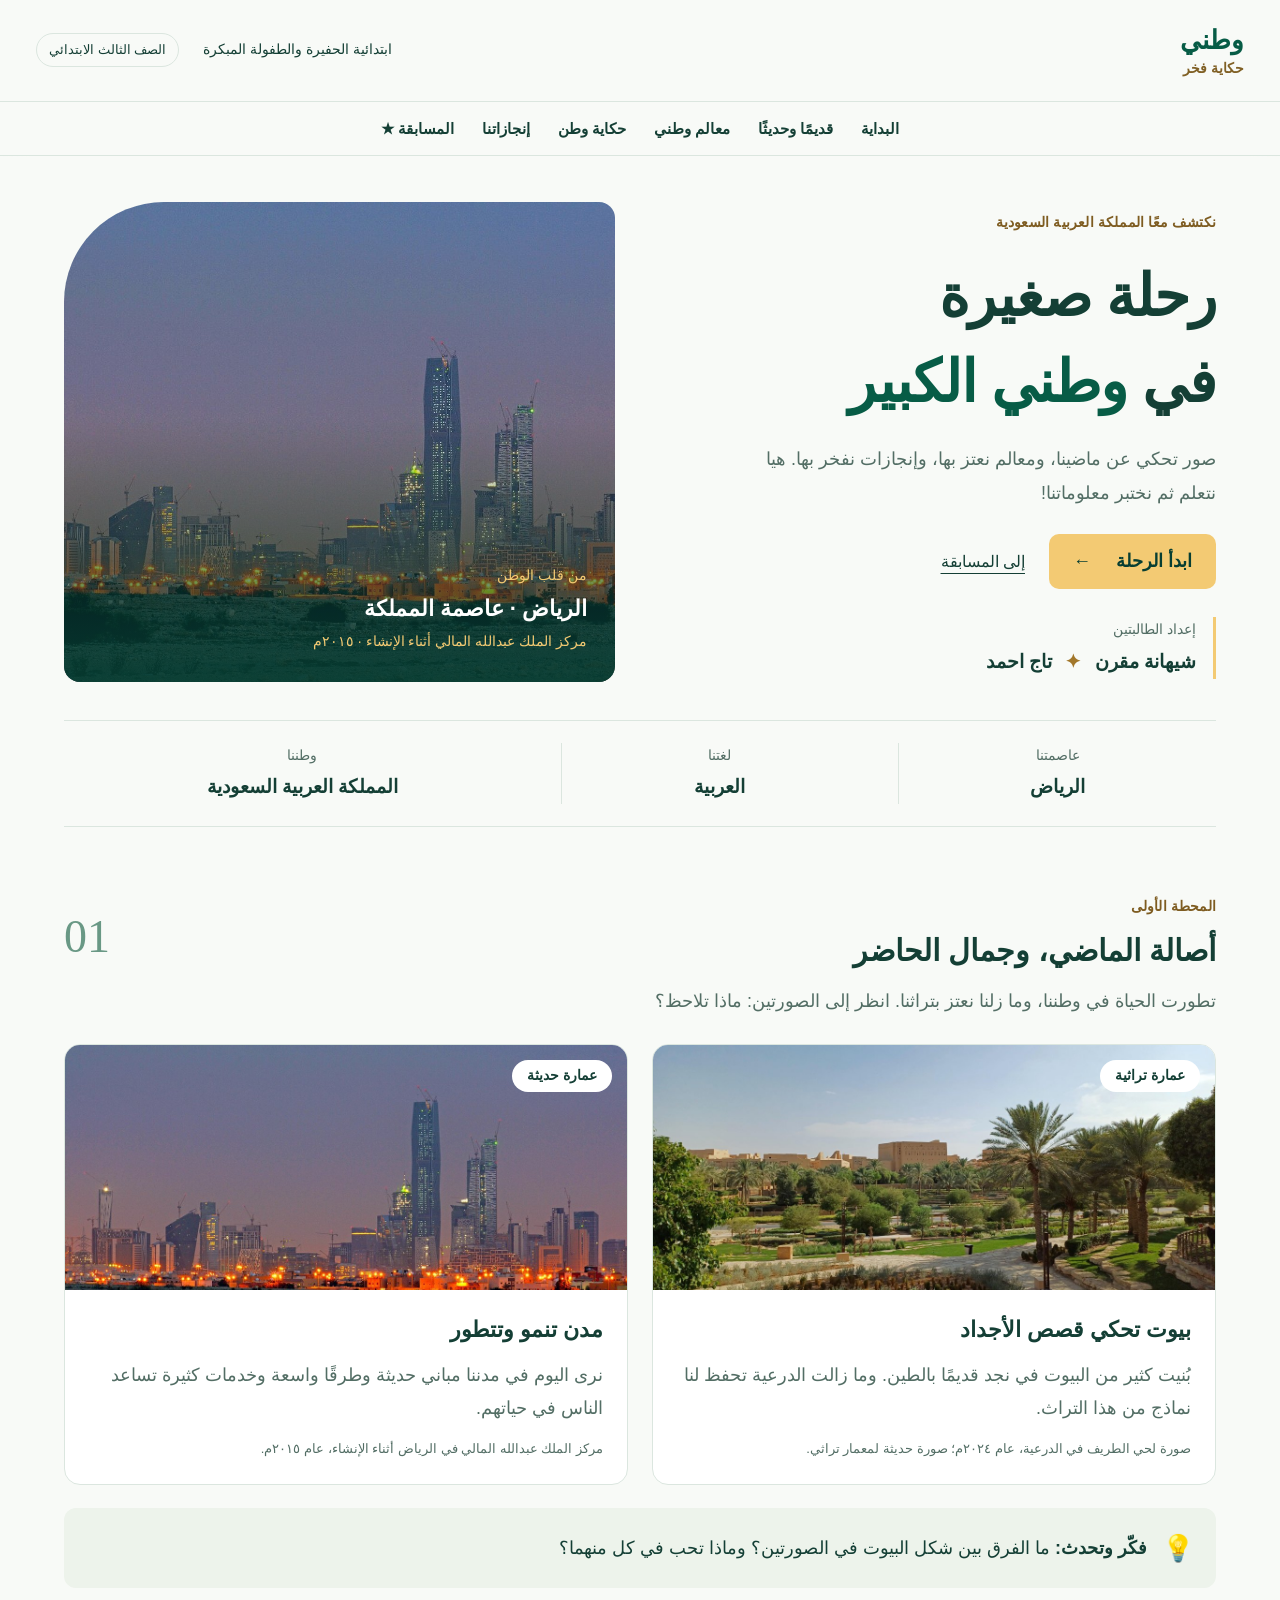
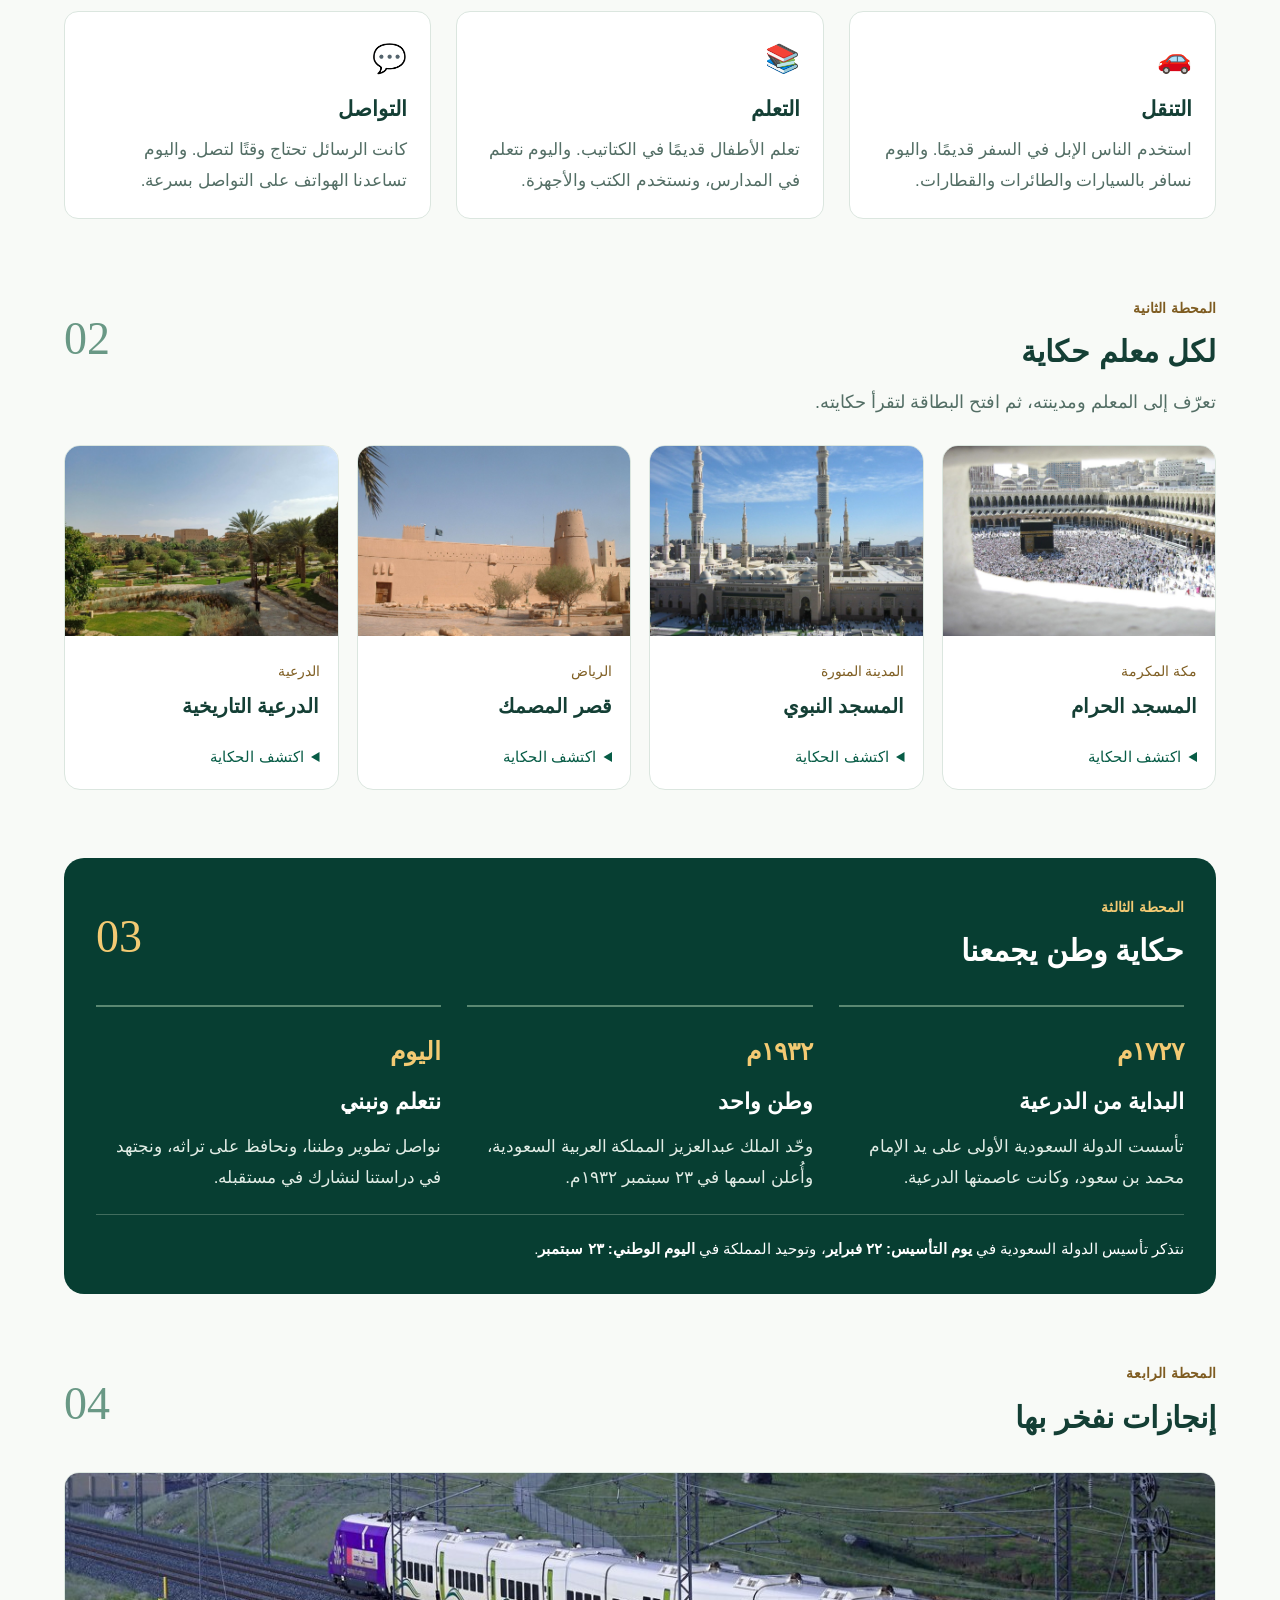
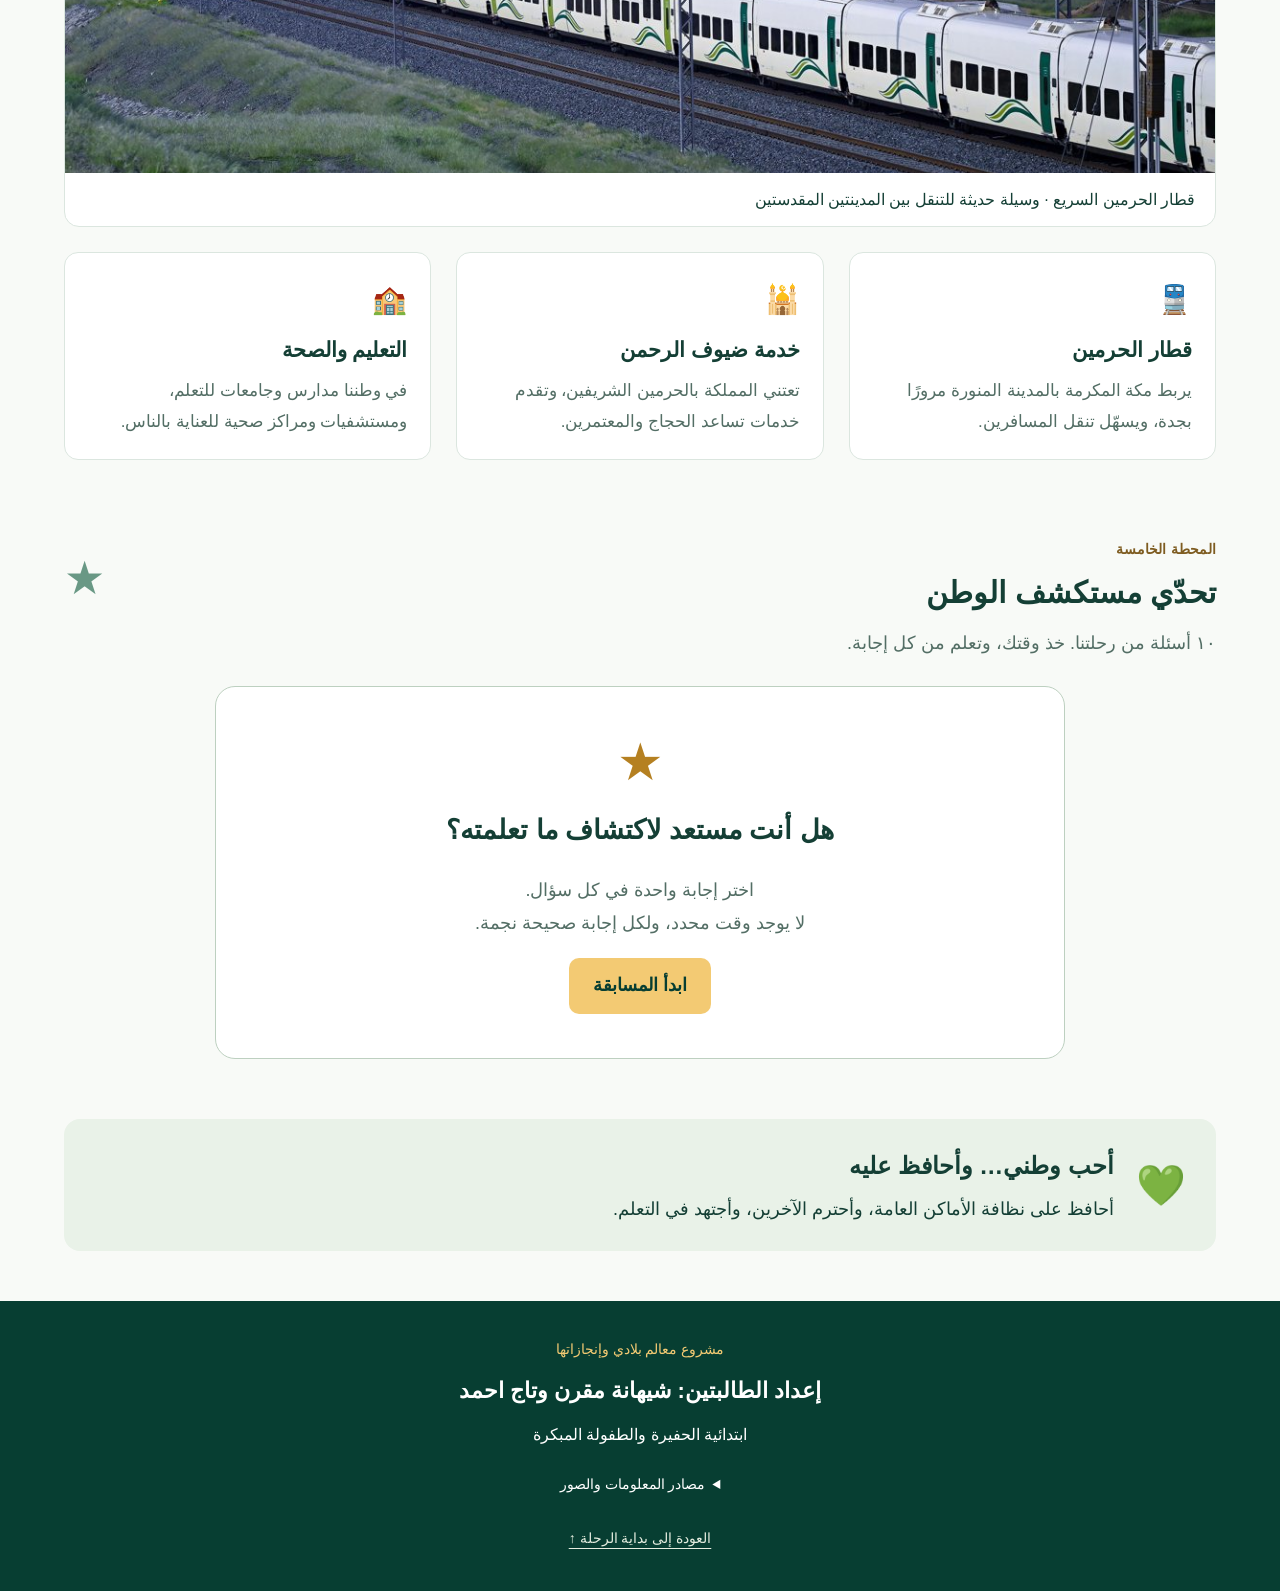
<file: index.html>
<!doctype html>
<html lang="ar" dir="rtl">
<head>
  <meta charset="utf-8"><meta name="viewport" content="width=device-width,initial-scale=1">
  <title>رحلة صغيرة في وطني الكبير | شيهانة مقرن وتاج احمد</title>
  <meta name="description" content="رحلة تعليمية مصورة عن المملكة العربية السعودية قديمًا وحديثًا، ومسابقة للصف الثالث الابتدائي. إعداد شيهانة مقرن وتاج احمد.">
  <meta name="theme-color" content="#075c46">
  <link rel="icon" type="image/svg+xml" href="data:image/svg+xml,%3Csvg xmlns='http://www.w3.org/2000/svg' viewBox='0 0 40 40'%3E%3Crect width='40' height='40' rx='10' fill='%23075c46'/%3E%3Ctext x='20' y='29' text-anchor='middle' font-size='28' fill='%23f2c66d'%3E★%3C/text%3E%3C/svg%3E">
  <script>
    // Always open the site at the beginning; section links still work after opening.
    if ('scrollRestoration' in history) history.scrollRestoration = 'manual';
    if (location.hash) history.replaceState(history.state, '', location.pathname + location.search);
    window.addEventListener('pageshow', function () {
      window.scrollTo({ top: 0, left: 0, behavior: 'instant' });
    });
  </script>
  <link rel="stylesheet" href="styles.css"><script src="app.js" defer></script>
</head>
<body>
<a class="skip" href="#main">انتقل إلى المحتوى</a>
<header class="topbar"><a class="brand" href="#home" aria-label="وطني، حكاية فخر — العودة إلى البداية" style="display:inline-flex;flex-direction:column;align-items:flex-start;gap:0;line-height:1.4;flex-shrink:0"><span style="font-size:1.65rem;color:var(--green);font-weight:800">وطني</span><span style="font-size:.875rem;color:#806025;font-weight:700">حكاية فخر</span></a><span class="school">ابتدائية الحفيرة والطفولة المبكرة</span><span class="grade">الصف الثالث الابتدائي</span></header>
<nav aria-label="محطات الرحلة"><a href="#home">البداية</a><a href="#then-now">قديمًا وحديثًا</a><a href="#places">معالم وطني</a><a href="#story">حكاية وطن</a><a href="#achievements">إنجازاتنا</a><a href="#quiz">المسابقة ★</a></nav>
<main id="main">
<section id="home" class="hero">
 <div class="hero-copy"><span class="eyebrow">نكتشف معًا المملكة العربية السعودية</span><h1>رحلة صغيرة<br>في <span>وطني الكبير</span></h1><p>صور تحكي عن ماضينا، ومعالم نعتز بها، وإنجازات نفخر بها. هيا نتعلم ثم نختبر معلوماتنا!</p><div class="hero-actions"><a class="button gold" href="#then-now">ابدأ الرحلة <span aria-hidden="true">←</span></a><a class="text-link" href="#quiz">إلى المسابقة</a></div><div class="creators"><span>إعداد الطالبتين</span><strong>شيهانة مقرن <b aria-hidden="true">✦</b> تاج احمد</strong></div></div>
 <figure class="hero-photo"><img src="images/riyadh.jpg" alt="مبانٍ حديثة في مدينة الرياض" width="1000" height="750" fetchpriority="high"><figcaption><span>من قلب الوطن</span><strong>الرياض · عاصمة المملكة</strong><span>مركز الملك عبدالله المالي أثناء الإنشاء · ٢٠١٥م</span></figcaption></figure>
</section>
<div class="facts"><div><span>عاصمتنا</span><strong>الرياض</strong></div><div><span>لغتنا</span><strong>العربية</strong></div><div><span>وطننا</span><strong>المملكة العربية السعودية</strong></div></div>
<section id="then-now" class="section"><div class="section-title"><div><span class="eyebrow">المحطة الأولى</span><h2>أصالة الماضي، وجمال الحاضر</h2></div><span class="section-number" aria-hidden="true">01</span></div><p class="intro">تطورت الحياة في وطننا، وما زلنا نعتز بتراثنا. انظر إلى الصورتين: ماذا تلاحظ؟</p>
<div class="compare"><article class="photo-card"><div class="photo-wrap"><img src="images/diriyah.jpg" alt="عمارة طينية تراثية في الدرعية" width="800" height="550" loading="lazy"><span class="photo-label">عمارة تراثية</span></div><div class="card-copy"><h3>بيوت تحكي قصص الأجداد</h3><p>بُنيت كثير من البيوت في نجد قديمًا بالطين. وما زالت الدرعية تحفظ لنا نماذج من هذا التراث.</p><small>صورة لحي الطريف في الدرعية، عام ٢٠٢٤م؛ صورة حديثة لمعمار تراثي.</small></div></article><article class="photo-card"><div class="photo-wrap"><img src="images/riyadh.jpg" alt="أبراج ومبانٍ حديثة في الرياض" width="800" height="550" loading="lazy"><span class="photo-label">عمارة حديثة</span></div><div class="card-copy"><h3>مدن تنمو وتتطور</h3><p>نرى اليوم في مدننا مباني حديثة وطرقًا واسعة وخدمات كثيرة تساعد الناس في حياتهم.</p><small>مركز الملك عبدالله المالي في الرياض أثناء الإنشاء، عام ٢٠١٥م.</small></div></article></div>
<div class="think"><span aria-hidden="true">💡</span><p><strong>فكّر وتحدث:</strong> ما الفرق بين شكل البيوت في الصورتين؟ وماذا تحب في كل منهما؟</p></div>
<div class="mini-grid"><article><span aria-hidden="true">🚗</span><h3>التنقل</h3><p>استخدم الناس الإبل في السفر قديمًا. واليوم نسافر بالسيارات والطائرات والقطارات.</p></article><article><span aria-hidden="true">📚</span><h3>التعلم</h3><p>تعلم الأطفال قديمًا في الكتاتيب. واليوم نتعلم في المدارس، ونستخدم الكتب والأجهزة.</p></article><article><span aria-hidden="true">💬</span><h3>التواصل</h3><p>كانت الرسائل تحتاج وقتًا لتصل. واليوم تساعدنا الهواتف على التواصل بسرعة.</p></article></div></section>
<section id="places" class="section"><div class="section-title"><div><span class="eyebrow">المحطة الثانية</span><h2>لكل معلم حكاية</h2></div><span class="section-number" aria-hidden="true">02</span></div><p class="intro">تعرّف إلى المعلم ومدينته، ثم افتح البطاقة لتقرأ حكايته.</p><div class="places-grid">
<article class="photo-card"><img src="images/mecca.jpg" alt="الكعبة المشرفة في المسجد الحرام" width="800" height="550" loading="lazy"><div class="card-copy"><span class="city">مكة المكرمة</span><h3>المسجد الحرام</h3><details><summary>اكتشف الحكاية</summary><p>فيه الكعبة المشرفة، قبلة المسلمين في صلاتهم. ويأتي إليه المسلمون لأداء الحج والعمرة.</p></details></div></article>
<article class="photo-card"><img src="images/medina.jpg" alt="المسجد النبوي في المدينة المنورة" width="800" height="550" loading="lazy"><div class="card-copy"><span class="city">المدينة المنورة</span><h3>المسجد النبوي</h3><details><summary>اكتشف الحكاية</summary><p>بنى النبي محمد ﷺ هذا المسجد بعد هجرته إلى المدينة المنورة. ويزوره المسلمون للصلاة فيه.</p></details></div></article>
<article class="photo-card"><img src="images/masmak.jpg" alt="قصر المصمك في الرياض" width="800" height="550" loading="lazy"><div class="card-copy"><span class="city">الرياض</span><h3>قصر المصمك</h3><details><summary>اكتشف الحكاية</summary><p>معلم تاريخي في الرياض، ارتبط باسترداد الملك عبدالعزيز للرياض. تساعدنا زيارته على التعرف إلى تاريخ وطننا.</p></details></div></article>
<article class="photo-card"><img src="images/diriyah.jpg" alt="مبانٍ تراثية في الدرعية" width="800" height="550" loading="lazy"><div class="card-copy"><span class="city">الدرعية</span><h3>الدرعية التاريخية</h3><details><summary>اكتشف الحكاية</summary><p>كانت الدرعية عاصمة الدولة السعودية الأولى. وتتميز بمبانيها الطينية وتراثها العريق.</p></details></div></article>
</div></section>
<section id="story" class="section story"><div class="section-title"><div><span class="eyebrow">المحطة الثالثة</span><h2>حكاية وطن يجمعنا</h2></div><span class="section-number" aria-hidden="true">03</span></div><div class="timeline"><article><span class="year">١٧٢٧م</span><h3>البداية من الدرعية</h3><p>تأسست الدولة السعودية الأولى على يد الإمام محمد بن سعود، وكانت عاصمتها الدرعية.</p></article><article><span class="year">١٩٣٢م</span><h3>وطن واحد</h3><p>وحّد الملك عبدالعزيز المملكة العربية السعودية، وأُعلن اسمها في ٢٣ سبتمبر ١٩٣٢م.</p></article><article><span class="year">اليوم</span><h3>نتعلم ونبني</h3><p>نواصل تطوير وطننا، ونحافظ على تراثه، ونجتهد في دراستنا لنشارك في مستقبله.</p></article></div><p class="story-note">نتذكر تأسيس الدولة السعودية في <strong>يوم التأسيس: ٢٢ فبراير</strong>، وتوحيد المملكة في <strong>اليوم الوطني: ٢٣ سبتمبر</strong>.</p></section>
<section id="achievements" class="section"><div class="section-title"><div><span class="eyebrow">المحطة الرابعة</span><h2>إنجازات نفخر بها</h2></div><span class="section-number" aria-hidden="true">04</span></div><figure class="train-photo"><img src="images/train.jpg" alt="قطار الحرمين السريع" width="1200" height="550" loading="lazy"><figcaption>قطار الحرمين السريع · وسيلة حديثة للتنقل بين المدينتين المقدستين</figcaption></figure><div class="mini-grid achievements"><article><span aria-hidden="true">🚆</span><h3>قطار الحرمين</h3><p>يربط مكة المكرمة بالمدينة المنورة مرورًا بجدة، ويسهّل تنقل المسافرين.</p></article><article><span aria-hidden="true">🕌</span><h3>خدمة ضيوف الرحمن</h3><p>تعتني المملكة بالحرمين الشريفين، وتقدم خدمات تساعد الحجاج والمعتمرين.</p></article><article><span aria-hidden="true">🏫</span><h3>التعليم والصحة</h3><p>في وطننا مدارس وجامعات للتعلم، ومستشفيات ومراكز صحية للعناية بالناس.</p></article></div></section>
<section id="quiz" class="section quiz-section"><div class="section-title"><div><span class="eyebrow">المحطة الخامسة</span><h2>تحدّي مستكشف الوطن</h2></div><span class="section-number" aria-hidden="true">★</span></div><p class="intro">١٠ أسئلة من رحلتنا. خذ وقتك، وتعلم من كل إجابة.</p><div id="quiz-app" class="quiz-app"></div><noscript>يرجى تفعيل JavaScript لتشغيل المسابقة.</noscript></section>
<section class="care"><span aria-hidden="true">💚</span><div><h2>أحب وطني… وأحافظ عليه</h2><p>أحافظ على نظافة الأماكن العامة، وأحترم الآخرين، وأجتهد في التعلم.</p></div></section>
</main>
<footer><div class="footer-credit"><span>مشروع معالم بلادي وإنجازاتها</span><strong>إعداد الطالبتين: شيهانة مقرن وتاج احمد</strong><p>ابتدائية الحفيرة والطفولة المبكرة</p></div><details class="sources"><summary>مصادر المعلومات والصور</summary><p>صيغت المعلومات بأسلوب مبسط يناسب الصف الثالث الابتدائي.</p><a href="https://saudipedia.com/توحيد-المملكة-العربية-السعودية" target="_blank" rel="noopener">سعوديبيديا: توحيد المملكة العربية السعودية</a><a href="https://www.foundingday.sa/" target="_blank" rel="noopener">الموقع الرسمي ليوم التأسيس</a><a href="https://sar.hhr.sa/" target="_blank" rel="noopener">قطار الحرمين السريع</a><a href="image-credits.html">مصادر الصور وتراخيصها</a></details><a class="back-top" href="#home">العودة إلى بداية الرحلة ↑</a></footer>
</body></html>
</file>
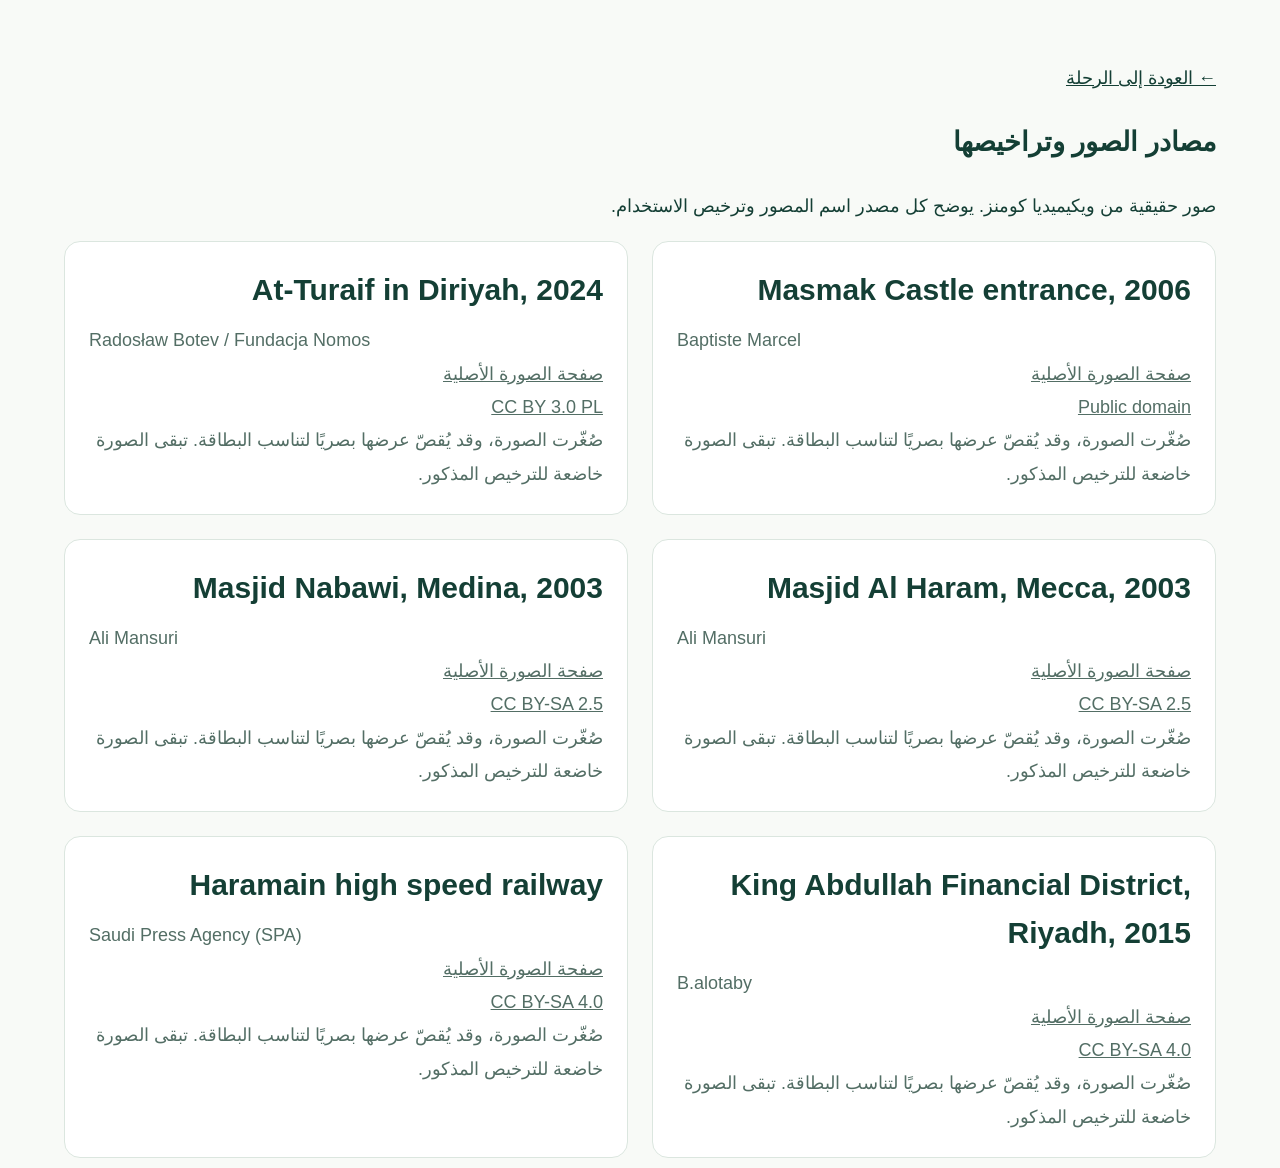
<file: image-credits.html>
<!doctype html><html lang="ar" dir="rtl"><head><meta charset="utf-8"><meta name="viewport" content="width=device-width,initial-scale=1"><title>مصادر الصور | وطني الكبير</title><link rel="stylesheet" href="styles.css"></head><body><main><section class="section"><a href="index.html">← العودة إلى الرحلة</a><h1>مصادر الصور وتراخيصها</h1><p>صور حقيقية من ويكيميديا كومنز. يوضح كل مصدر اسم المصور وترخيص الاستخدام.</p><div class="compare"><article class="photo-card"><div class="card-copy"><h2>Masmak Castle entrance, 2006</h2><p dir="ltr">Baptiste Marcel</p><p><a href="https://commons.wikimedia.org/wiki/File:Masmak_castle.jpg">صفحة الصورة الأصلية</a></p><p><a href="https://commons.wikimedia.org/wiki/File:Masmak_castle.jpg">Public domain</a></p><p>صُغّرت الصورة، وقد يُقصّ عرضها بصريًا لتناسب البطاقة. تبقى الصورة خاضعة للترخيص المذكور.</p></div></article><article class="photo-card"><div class="card-copy"><h2>At-Turaif in Diriyah, 2024</h2><p dir="ltr">Radosław Botev / Fundacja Nomos</p><p><a href="https://commons.wikimedia.org/wiki/File:At-Turaif_District_in_ad-Dir%27iyah_(1).jpg">صفحة الصورة الأصلية</a></p><p><a href="https://creativecommons.org/licenses/by/3.0/pl/">CC BY 3.0 PL</a></p><p>صُغّرت الصورة، وقد يُقصّ عرضها بصريًا لتناسب البطاقة. تبقى الصورة خاضعة للترخيص المذكور.</p></div></article><article class="photo-card"><div class="card-copy"><h2>Masjid Al Haram, Mecca, 2003</h2><p dir="ltr">Ali Mansuri</p><p><a href="https://commons.wikimedia.org/wiki/File:Masjid_Al_Haram._Mecca,_Saudi_Arabia.jpg">صفحة الصورة الأصلية</a></p><p><a href="https://creativecommons.org/licenses/by-sa/2.5/">CC BY-SA 2.5</a></p><p>صُغّرت الصورة، وقد يُقصّ عرضها بصريًا لتناسب البطاقة. تبقى الصورة خاضعة للترخيص المذكور.</p></div></article><article class="photo-card"><div class="card-copy"><h2>Masjid Nabawi, Medina, 2003</h2><p dir="ltr">Ali Mansuri</p><p><a href="https://commons.wikimedia.org/wiki/File:Masjid_Nabawi._Medina,_Saudi_Arabia.jpg">صفحة الصورة الأصلية</a></p><p><a href="https://creativecommons.org/licenses/by-sa/2.5/">CC BY-SA 2.5</a></p><p>صُغّرت الصورة، وقد يُقصّ عرضها بصريًا لتناسب البطاقة. تبقى الصورة خاضعة للترخيص المذكور.</p></div></article><article class="photo-card"><div class="card-copy"><h2>King Abdullah Financial District, Riyadh, 2015</h2><p dir="ltr">B.alotaby</p><p><a href="https://commons.wikimedia.org/wiki/File:KAFD_seen_from_North_east_side_of_Riyadh_City.jpg">صفحة الصورة الأصلية</a></p><p><a href="https://creativecommons.org/licenses/by-sa/4.0/">CC BY-SA 4.0</a></p><p>صُغّرت الصورة، وقد يُقصّ عرضها بصريًا لتناسب البطاقة. تبقى الصورة خاضعة للترخيص المذكور.</p></div></article><article class="photo-card"><div class="card-copy"><h2>Haramain high speed railway</h2><p dir="ltr">Saudi Press Agency (SPA)</p><p><a href="https://commons.wikimedia.org/wiki/File:%D9%82%D8%B7%D8%A7%D8%B1_%D8%A7%D9%84%D8%AD%D8%B1%D9%85%D9%8A%D9%86_2023.jpg">صفحة الصورة الأصلية</a></p><p><a href="https://creativecommons.org/licenses/by-sa/4.0/">CC BY-SA 4.0</a></p><p>صُغّرت الصورة، وقد يُقصّ عرضها بصريًا لتناسب البطاقة. تبقى الصورة خاضعة للترخيص المذكور.</p></div></article></div></section></main></body></html>
</file>
<file: styles.css>
:root{--green:#075c46;--deep:#073e32;--gold:#f3ca73;--ink:#143f35;--muted:#536e65;--paper:#f8faf7;--line:#dbe6df}*{box-sizing:border-box}html{scroll-behavior:smooth;scroll-padding-top:85px}body{margin:0;background:var(--paper);color:var(--ink);font:18px/1.85 Tahoma,Arial,sans-serif}button,input{font:inherit}a{color:inherit}button,a,summary{-webkit-tap-highlight-color:transparent}button,summary{cursor:pointer}button:focus-visible,a:focus-visible,summary:focus-visible,input:focus-visible{outline:3px solid #bd8120;outline-offset:5px}.skip{position:absolute;top:-100px;background:white;padding:10px;z-index:20}.skip:focus{top:0}.topbar{max-width:1280px;margin:auto;padding:22px 36px;display:flex;align-items:center;gap:24px}.brand{font-size:23px;font-weight:bold;text-decoration:none;display:flex;align-items:center;gap:10px}.brand-icon{font-size:31px;color:var(--green)}.school{margin-inline-start:auto;font-size:14px}.grade{font-size:13px;padding:4px 12px;border:1px solid var(--line);border-radius:20px}nav{position:sticky;top:0;z-index:10;background:#f8faf7f5;backdrop-filter:blur(12px);border-block:1px solid var(--line);display:flex;justify-content:center;gap:28px;padding:13px 20px;overflow-x:auto;white-space:nowrap}nav a{font-size:15px;text-decoration:none;font-weight:bold}nav a:hover{color:#9a6708}main{max-width:1208px;margin:auto;padding:0 28px}.hero{display:grid;grid-template-columns:1fr 1fr;gap:50px;align-items:center;padding:46px 0 38px}.eyebrow{font-size:14px;font-weight:bold;letter-spacing:.2px;color:#7e5c21}.hero h1{font-size:clamp(38px,4.5vw,62px);line-height:1.5;margin:14px 0 18px;letter-spacing:-1px}.hero h1 span{color:var(--green)}.hero-copy>p{max-width:490px;color:var(--muted);margin:0 0 24px}.hero-actions{display:flex;align-items:center;gap:24px}.button{display:inline-flex;align-items:center;justify-content:center;gap:25px;border:0;border-radius:10px;background:var(--green);color:white;text-decoration:none;padding:11px 24px;font-weight:bold;min-height:48px}.button:hover{filter:brightness(.94)}.gold{background:var(--gold);color:var(--deep)}.text-link{font-size:16px;text-underline-offset:6px}.creators{margin-top:28px;border-inline-start:3px solid var(--gold);padding-inline-start:17px;display:grid;gap:1px}.creators>span,.creators small{font-size:14px;color:var(--muted)}.creators strong{font-size:19px}.creators b{color:#a2772a;padding:0 8px}.hero-photo{margin:0;position:relative;height:480px;border-radius:100px 16px 16px 16px;overflow:hidden;background:#dce5e0}.hero-photo img{width:100%;height:100%;object-fit:cover}.hero-photo:after{content:"";position:absolute;inset:45% 0 0;background:linear-gradient(transparent,#073e32e8)}.hero-photo figcaption{position:absolute;bottom:27px;right:28px;color:white;z-index:1;display:grid}.hero-photo figcaption span{font-size:14px;color:var(--gold)}.hero-photo figcaption strong{font-size:22px}.facts{display:grid;grid-template-columns:1fr 1fr 1.5fr;border-block:1px solid var(--line);padding:22px 0;gap:20px}.facts>div{display:grid;text-align:center;border-inline-end:1px solid var(--line)}.facts>div:last-child{border:0}.facts span{font-size:14px;color:var(--muted)}.facts strong{font-size:19px}.section{padding:62px 0 10px}.section-title{display:flex;align-items:center;justify-content:space-between;gap:15px}.section h2{font-size:30px;margin:4px 0 10px;line-height:1.6}.section-number{font-size:46px;line-height:1;color:#699885;font-family:Georgia,serif}.intro{color:var(--muted);margin:0 0 26px}.compare{display:grid;grid-template-columns:1fr 1fr;gap:24px}.photo-card{background:white;border:1px solid var(--line);border-radius:16px;overflow:hidden}.photo-card img{display:block;object-fit:cover;width:100%;height:245px;background:#dce5e0}.photo-wrap{position:relative}.photo-label{position:absolute;top:15px;right:15px;background:white;padding:3px 15px;border-radius:20px;font-size:14px;font-weight:bold}.card-copy{padding:20px 24px 23px}.card-copy h3{font-size:22px;margin:0 0 8px}.card-copy p{margin:0;color:var(--muted)}.card-copy small{display:block;font-size:13px;color:var(--muted);margin-top:12px}.think{margin:23px 0;background:#edf3eb;padding:16px 22px;border-radius:12px;display:flex;align-items:center;gap:15px}.think>span{font-size:26px}.think p{margin:0}.mini-grid{display:grid;grid-template-columns:repeat(3,1fr);gap:25px}.mini-grid article{padding:21px 23px;background:white;border:1px solid var(--line);border-radius:14px}.mini-grid article>span{font-size:28px}.mini-grid h3{font-size:21px;margin:5px 0}.mini-grid p{margin:0;color:var(--muted);font-size:17px}.places-grid{display:grid;grid-template-columns:repeat(4,1fr);gap:18px}.places-grid img{height:190px}.places-grid .card-copy{padding:18px}.places-grid h3{font-size:20px}.city{font-size:14px;color:#806025}.places-grid summary{font-size:15px;color:var(--green);padding-top:10px}.places-grid details p{font-size:16px;margin-top:12px}.story{margin-top:58px;background:var(--deep);color:white;padding:32px;border-radius:20px}.story .eyebrow{color:var(--gold)}.story .section-number{color:var(--gold)}.timeline{display:grid;grid-template-columns:repeat(3,1fr);gap:26px;margin-top:20px}.timeline article{border-top:2px solid #5a8872;padding:21px 0 5px}.year{color:var(--gold);font-size:25px;font-weight:bold}.timeline h3{margin:8px 0;font-size:22px}.timeline p{color:#e2ede6;margin:0;font-size:17px}.story-note{font-size:15px;border-top:1px solid #416d5e;padding-top:20px;margin-bottom:0}.quiz-section{padding-bottom:25px}.quiz-app{border:1px solid #bdd0c0;border-radius:20px;padding:32px;background:#fff;max-width:850px;margin:auto}.quiz-welcome{text-align:center;padding:12px}.quiz-welcome .big-star{font-size:52px;color:#b58021;line-height:1.2}.quiz-welcome h3{font-size:27px;margin:12px 0}.quiz-welcome p{color:var(--muted)}.quiz-meta{display:flex;justify-content:space-between;gap:12px;font-size:15px}.quiz-progress{width:100%;height:9px;accent-color:var(--green);margin:10px 0 17px}.quiz-question{font-size:25px;line-height:1.7;margin:4px 0 24px}.options{display:grid;gap:12px}.option{text-align:right;border:2px solid var(--line);background:#fff;border-radius:12px;padding:12px 18px;display:flex;align-items:center;gap:15px;color:var(--ink);min-height:57px}.option:hover:not(:disabled){border-color:var(--green);background:#f1f6f0}.option-letter{font-size:15px;width:29px;height:29px;border-radius:50%;background:#edf2eb;display:inline-flex;align-items:center;justify-content:center;flex-shrink:0}.option.correct{border-color:#20794c;background:#edf8ef}.option.wrong{border-color:#a34634;background:#fff2ed}.option:disabled{opacity:1;color:var(--ink);cursor:default}.feedback{padding:15px 18px;margin-top:20px;border-radius:12px;background:#f1f5ed}.feedback p{margin:0}.next-row{display:flex;justify-content:flex-end;margin-top:20px}.result{text-align:center}.result h3{font-size:28px;margin:8px 0}.result-score{font-size:48px;font-weight:bold;color:var(--green)}.result>p{color:var(--muted)}.result .button{margin:12px 5px}.secondary{background:#ecf1ea;color:var(--green)}.review{text-align:right;border-top:1px solid var(--line);margin-top:20px;padding-top:16px}.review summary{font-weight:bold}.review li{margin:12px 0}.care{display:flex;align-items:center;gap:22px;background:#e9f2e8;padding:25px 30px;border-radius:16px;margin:35px 0 50px}.care>span{font-size:40px}.care h2{font-size:24px;margin:0}.care p{margin:5px 0 0}footer{text-align:center;background:var(--deep);color:#fff;padding:36px 24px}.footer-credit{display:grid;gap:8px}.footer-credit>span{font-size:14px;color:var(--gold)}.footer-credit>strong{font-size:22px}.footer-credit p{font-size:16px;margin:0}.sources{max-width:750px;margin:23px auto;font-size:14px}.sources a{display:block;color:#ecdfad;text-underline-offset:3px;margin:8px}.back-top{font-size:14px;color:#e4eddf;text-underline-offset:5px}@media(max-width:950px){.places-grid{grid-template-columns:repeat(2,1fr)}.topbar{padding:18px 24px}.school{display:none}.grade{margin-inline-start:auto}.hero{gap:25px}.hero-photo{height:440px}.hero h1{font-size:43px}.mini-grid{gap:12px}.mini-grid article{padding:18px}.timeline{gap:20px}}@media(max-width:620px){body{font-size:17px}.topbar{padding:14px 17px;gap:10px}.brand{font-size:20px}.grade{font-size:12px;padding:3px 8px}nav{justify-content:flex-start;gap:23px;padding:12px 18px}nav a{font-size:14px}main{padding:0 18px}.hero{grid-template-columns:1fr;padding:29px 0;gap:26px}.hero h1{font-size:40px;line-height:1.4;margin:13px 0}.hero-copy>p{font-size:17px}.hero-photo{height:270px;border-radius:65px 14px 14px 14px}.creators{margin-top:23px}.facts{gap:7px;padding:17px 0}.facts strong{font-size:14px}.facts span{font-size:13px}.section{padding-top:40px}.section h2{font-size:25px}.section-number{font-size:36px}.compare,.mini-grid,.timeline{grid-template-columns:1fr}.photo-card img{height:230px}.card-copy{padding:18px}.places-grid{gap:13px}.places-grid img{height:145px}.places-grid h3{font-size:18px}.places-grid .card-copy{padding:12px}.city{font-size:13px}.places-grid summary{font-size:14px}.story{padding:23px;margin-top:40px}.timeline{gap:10px}.timeline article{padding-top:14px}.quiz-app{padding:20px 16px}.quiz-question{font-size:22px}.quiz-meta{font-size:13px}.option{font-size:17px}.care{padding:21px;align-items:flex-start;gap:13px}.care>span{font-size:26px}.care h2{font-size:21px}.footer-credit>strong{font-size:19px}}@media(prefers-reduced-motion:reduce){html{scroll-behavior:auto}}

.train-photo{margin:20px 0 25px;background:white;border:1px solid var(--line);border-radius:15px;overflow:hidden}.train-photo img{display:block;width:100%;height:300px;object-fit:cover}.train-photo figcaption{padding:12px 20px;font-size:16px}@media(max-width:620px){.train-photo img{height:210px}.hero-photo figcaption span{font-size:12px}}
</file>
